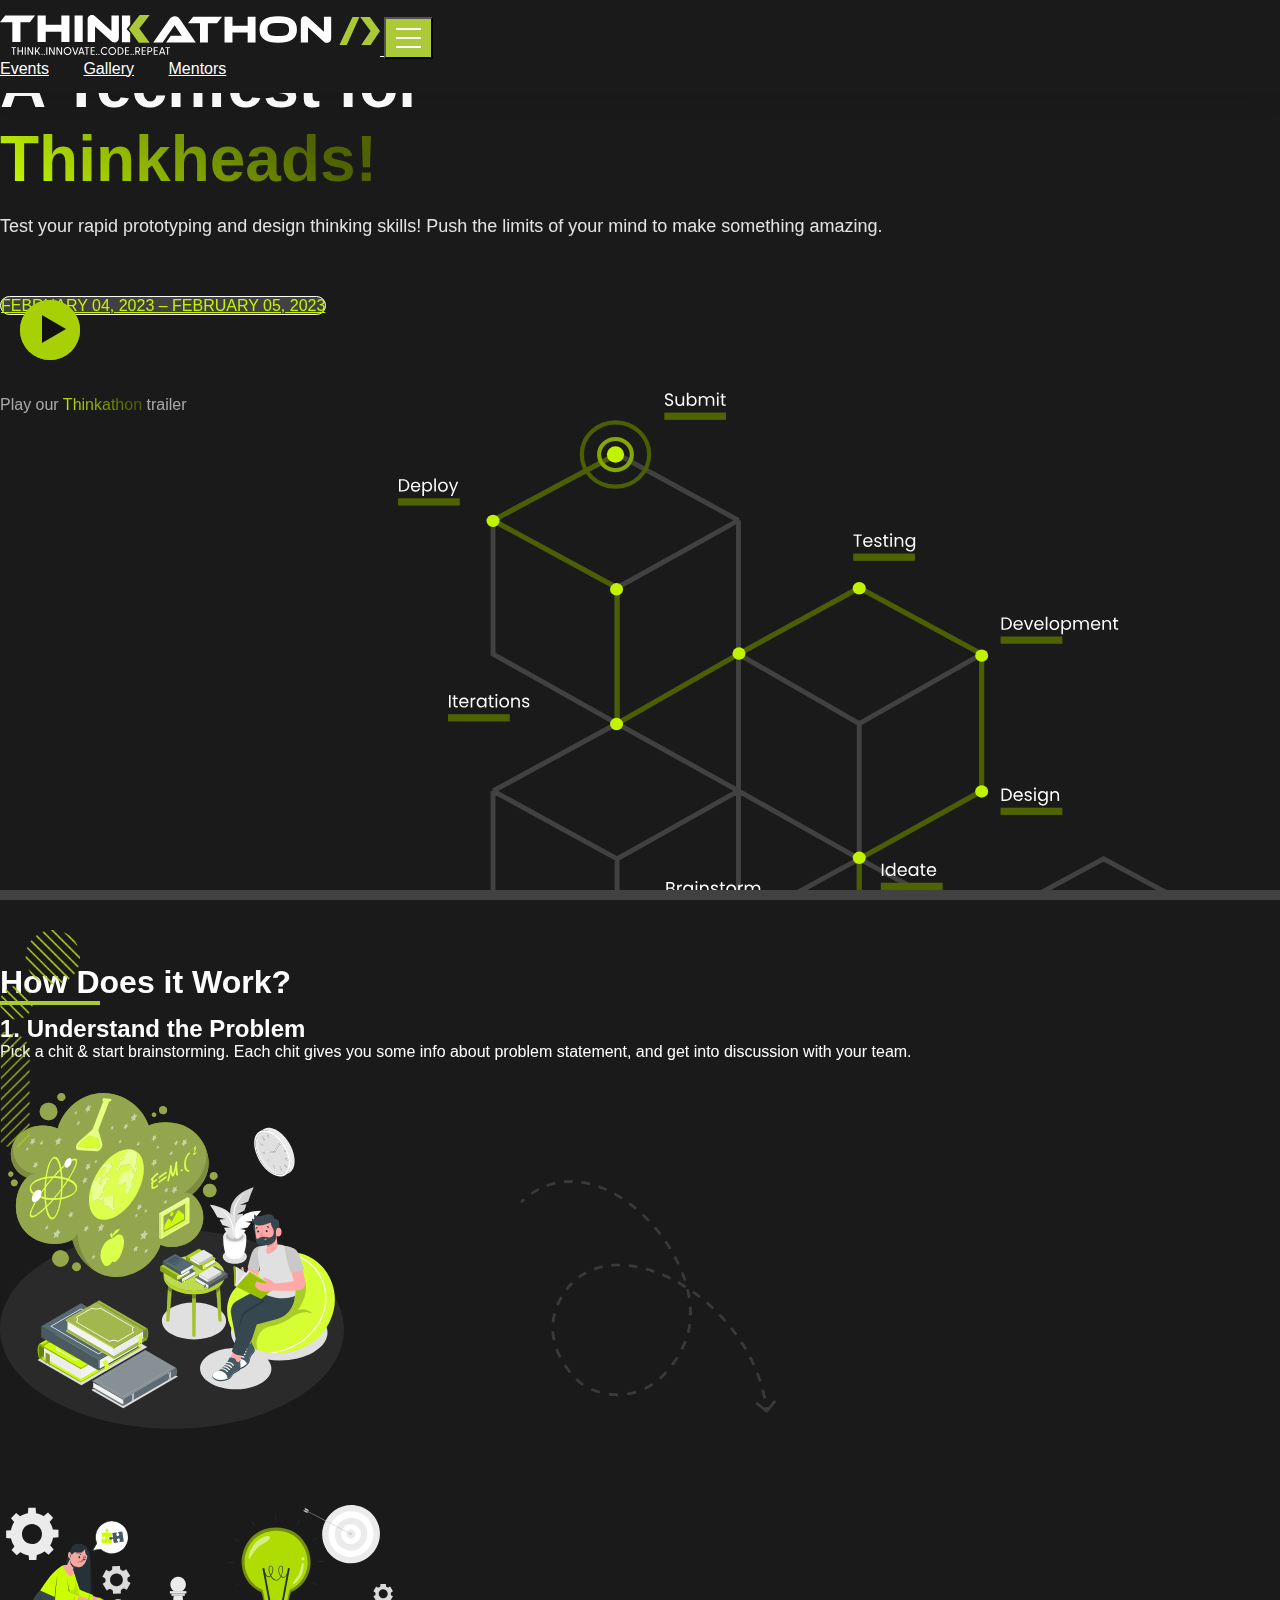
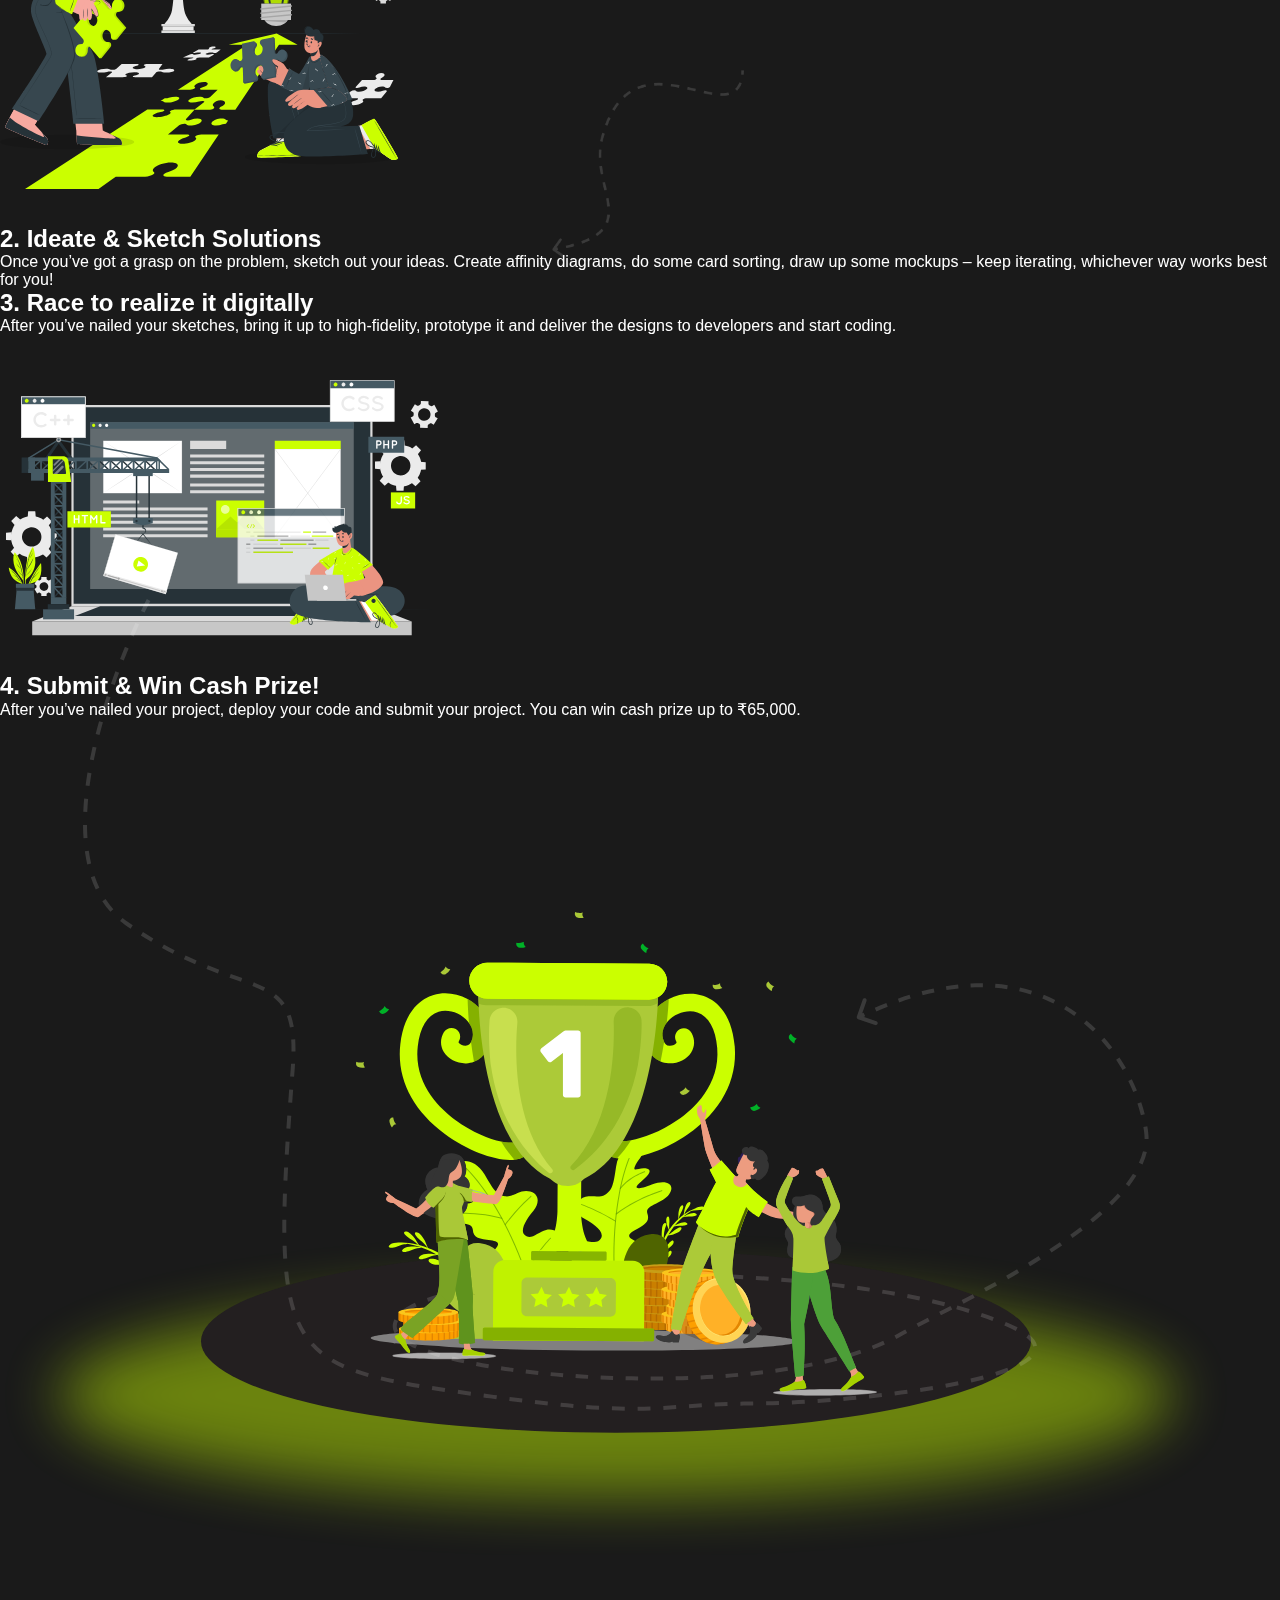
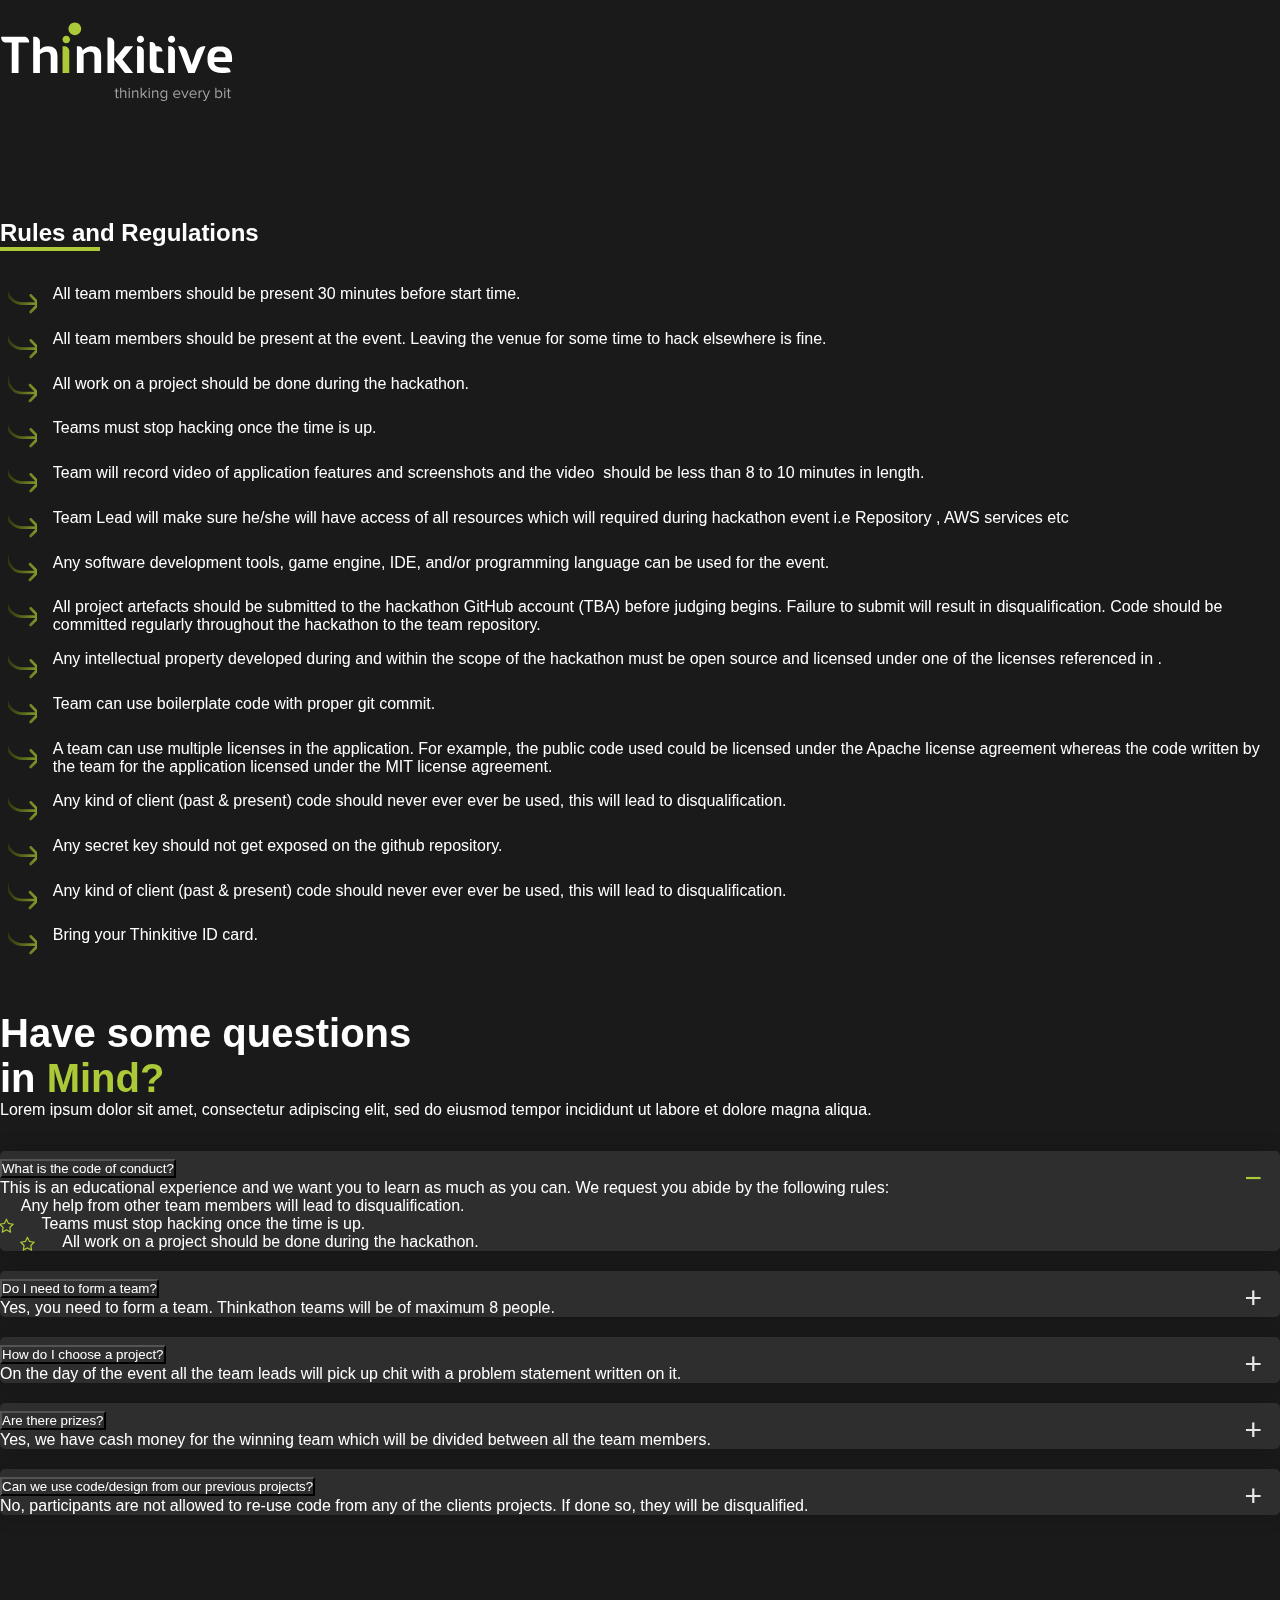
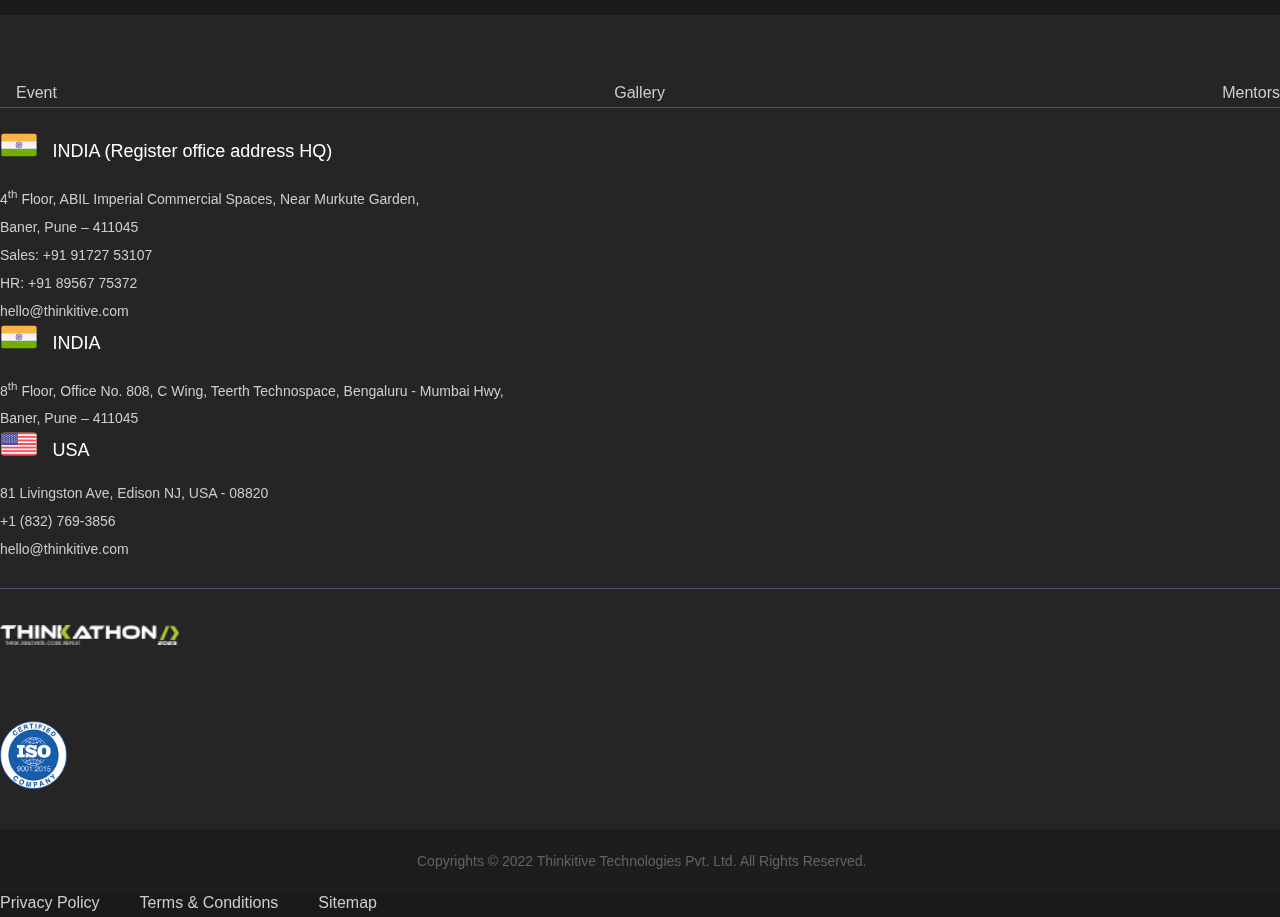
<file: index.html>
<!DOCTYPE html>
<html lang="en">
  <head>
    <meta charset="UTF-8" />
    <meta http-equiv="X-UA-Compatible" content="IE=edge" />
    <meta name="viewport" content="width=device-width, initial-scale=1.0" />
    <link rel="icon" type="image/x-icon" href="/assets/img/favicon.ico" />

    <title>Thinkathon - Software Development Company | Thinkitive</title>
    <link
      href="https://cdn.jsdelivr.net/npm/bootstrap@5.0.2/dist/css/bootstrap.min.css"
      rel="stylesheet"
      integrity="sha384-EVSTQN3/azprG1Anm3QDgpJLIm9Nao0Yz1ztcQTwFspd3yD65VohhpuuCOmLASjC"
      crossorigin="anonymous"
    />
    <link
      rel="stylesheet"
      href="https://netdna.bootstrapcdn.com/font-awesome/4.0.3/css/font-awesome.css"
    />
    <link rel="stylesheet" href="./css/style.css" />
    <link rel="stylesheet" href="./css/videoplaybtn.css" />
  </head>
  <body>
    <main>
      <header id="main-header" class="menu-sticky">
        <div class="container">
          <div class="row">
            <div class="col-sm-12">
              <nav class="navbar navbar-expand-lg navbar-light">
                <a class="navbar-brand" href="index.html">
                  <img
                    class="img-fluid"
                    src="./assets/img/thankathon.svg"
                    alt="img"
                  />
                </a>
                <button
                  class="navbar-toggler"
                  type="button"
                  data-toggle="collapse"
                  data-target="#navbarSupportedContent"
                  aria-controls="navbarSupportedContent"
                  aria-expanded="false"
                  aria-label="Toggle navigation"
                >
                  <div class="menu-btn" id="menu-btn">
                    <span class="line"></span>
                    <span class="line"></span>
                    <span class="line"></span>
                  </div>
                  <span class="ion-navicon"></span>
                </button>
                <div
                  class="collapse navbar-collapse"
                  id="navbarSupportedContent"
                >
                  <ul class="navbar-nav mr-auto w-100 justify-content-end">
                    <li class="nav-item">
                      <a class="nav-link" href="#">Events</a>
                    </li>
                    <li class="nav-item">
                      <a class="nav-link" href="gallery.html ">Gallery </a>
                    </li>

                    <li class="nav-item">
                      <a class="nav-link" href="mentors.html">Mentors</a>
                    </li>
                  </ul>
                </div>
              </nav>
            </div>
          </div>
        </div>
      </header>

      <section class="homeBanner position-relative overflow-hidden">
        <div class="img-wrapper position-absolute h-100">
          <!-- particles.js container -->
          <div id="particles-js">
            <canvas
              class="particles-js-canvas-el"
              width="1841"
              height="571"
              style="width: 100%; height: 100%"
            ></canvas>
          </div>
        </div>
        <div class="container d-table h-100">
          <div
            class="homeBanner__cnt h-100 d-table-cell align-middle position-relative"
          >
            <div class="row">
              <div class="col-lg-6">
                <div class="text-left">
                  <h6 class="thinkathon-year">
                    Thinkathon <span class="years">2023</span>
                  </h6>
                  <h1>
                    A Techfest for <span class="greenText">Thinkheads!</span>
                  </h1>
                  <p class="text-white">
                    Test your rapid prototyping and design thinking skills! Push
                    the limits of your mind to make something amazing.
                    <br class="d-none d-md-block" />
                  </p>
                  <a href="#" class="btn btn-orange btn-lg ripple-effect"
                    >February 04, 2023 – February 05, 2023</a
                  >
                  <div class="banner_btn d-lg-flex mt-5 ali position-relative">
                    <a id="play-video" class="video-play-button" href="#">
                      <span></span>
                    </a>
                    <a href="#" class="thinkathon-trailer"
                      >Play our <span>Thinkathon</span> trailer</a
                    >

                    <div id="video-overlay" class="video-overlay">
                      <a class="video-overlay-close">&times;</a>
                    </div>
                  </div>
                </div>
              </div>
              <!-- <div class="col-lg-6">
                <img src="./assets/img/thinkthon-bg.svg" alt="" />
              </div> -->
            </div>
          </div>
        </div>
      </section>

      <section class="how-does-it-work commonSection position-relative">
        <div class="clients-corner_circle"></div>
        <div class="container">
          <div class="row">
            <div class="col-lg-12">
              <div id="expertise" class="commonSection_header">
                <h2 class="commonSection_title">How Does it Work?</h2>
                <span class="blue-border-line">&nbsp;</span>
              </div>
            </div>
            <div class="executionSec_inner"></div>
            <div class="executionSec_inner2"></div>

            <!-- <div class="row align-items-center iq-mb-20 expertise-wrapper">
              <div class="col-lg-6">
                <div class="contextSection">
                  <h2>1. Understand the Problem</h2>
                  <p>
                    Pick a chit & start brainstorming. Each chit gives you some
                    info about problem statement, and get into discussion with
                    your team.
                  </p>
                </div>
              </div>
              <div class="col-lg-6 text-center">
                <div class="m-atuo iot-sol-sec image">
                  <img src="./assets/img/amico.svg" alt="" />
                </div>
              </div>

              <div class="col-lg-6 text-center">
                <div class="m-atuo iot-sol-sec image">
                  <img src="./assets/img/cuate.svg" alt="" />
                </div>
              </div>
              <div class="col-lg-6">
                <div class="contextSection">
                  <h2>2. Ideate & Sketch Solutions</h2>
                  <p>
                    Once you’ve got a grasp on the problem, sketch out your
                    ideas. Create affinity diagrams, do some card sorting, draw
                    up some mockups – keep iterating, whichever way works best
                    for you!
                  </p>
                </div>
              </div>

              <div class="col-lg-6">
                <div class="contextSection">
                  <h2>3. Race to realize it digitally</h2>
                  <p>
                    After you’ve nailed your sketches, bring it up to
                    high-fidelity, prototype it and deliver the designs to
                    developers and start coding.
                  </p>
                </div>
              </div>
              <div class="col-lg-6 text-center">
                <div class="m-atuo iot-sol-sec image">
                  <img src="./assets/img/cuate44.svg" alt="" />
                </div>
              </div>
              <div class="col-lg-12">
                <div class="contextSection text-center">
                  <h2>4. Submit & Win Cash Prize!</h2>
                  <p>
                    After you’ve nailed your project, deploy your code and
                    submit your project. You can win cash prize up to ₹65,000.
                  </p>
                </div>
                <div class="winnerImg">
                  <img src="./assets/img/winner.svg" alt="" />
                </div>
              </div>
            </div> -->
          </div>
        </div>

        <div class="container">
          <div class="row align-items-center iq-mb-20 expertise-wrapper">
            <div
              class="col-12 col-sm-12 col-lg-6 order-md-1 order-sm-1 order-1"
            >
              <div class="contextSection">
                <h2>1. Understand the Problem</h2>
                <p>
                  Pick a chit & start brainstorming. Each chit gives you some
                  info about problem statement, and get into discussion with
                  your team.
                </p>
              </div>
            </div>

            <div
              class="col-12 col-sm-12 col-lg-6 col-md-12 order-md-2 order-sm-2 order-2"
            >
              <div class="m-atuo iot-sol-sec image">
                <img src="./assets/img/amico.svg" alt="" />
              </div>
            </div>

            <div
              class="col-12 col-sm-12 col-lg-6 col-md-12 order-md-4 order-lg-3 order-sm-3 order-3"
            >
              <div class="m-atuo iot-sol-sec image">
                <img src="./assets/img/cuate.svg" alt="" />
              </div>
            </div>

            <div
              class="col-12 col-sm-12 col-lg-6 col-md-12 order-md-3 order-sm-2 order-2"
            >
              <div class="contextSection">
                <h2>2. Ideate & Sketch Solutions</h2>
                <p>
                  Once you’ve got a grasp on the problem, sketch out your ideas.
                  Create affinity diagrams, do some card sorting, draw up some
                  mockups – keep iterating, whichever way works best for you!
                </p>
              </div>
            </div>

            <div
              class="col-12 col-sm-12 col-md-12 col-lg-6 order-md-5 order-sm-5 order-5"
            >
              <div class="contextSection">
                <h2>3. Race to realize it digitally</h2>
                <p>
                  After you’ve nailed your sketches, bring it up to
                  high-fidelity, prototype it and deliver the designs to
                  developers and start coding.
                </p>
              </div>
            </div>
            <div
              class="col-lg-6 col-12 col-sm-12 col-md-12 col-lg-6 order-md-5 order-sm-5 order-5 text-center"
            >
              <div class="m-atuo iot-sol-sec image">
                <img src="./assets/img/cuate44.svg" alt="" />
              </div>
            </div>
            <div class="col-lg-12 order-last">
              <div class="contextSection text-center">
                <h2>4. Submit & Win Cash Prize!</h2>
                <p>
                  After you’ve nailed your project, deploy your code and
                  submit your project. You can win cash prize up to ₹65,000.
                </p>
              </div>
              <div class="winnerImg">
                <img src="./assets/img/winner.svg" alt="" />
              </div>
            </div>
          </div>
        </div>
      </section>

      <section class="thinkitiveLogoSection">
        <div class="thinitivelogo text-center">
          <img src="./assets/img/thinkitive_writeLogo.svg" alt="" />
        </div>
        <!-- <div class="subHeading text-center">
          <h2>Winner takes it all loser has to fall</h2>
        </div> -->
      </section>

      <section class="rules-regulations commonSection">
        <div class="container">
          <div class="row">
            <div class="col-lg-12">
              <div id="expertise" class="commonSection_header">
                <h2 class="commonSection_title">Rules and Regulations</h2>
                <span class="blue-border-line">&nbsp;</span>
              </div>
              <div class="uvp-list">
                <ul>
                  <li>
                    All team members should be present 30 minutes before start
                    time.
                  </li>
                  <li>
                    All team members should be present at the event. Leaving the
                    venue for some time to hack elsewhere is fine.
                  </li>
                  <li>
                    All work on a project should be done during the hackathon.
                  </li>
                  <li>Teams must stop hacking once the time is up. </li>
                  <li>
                    Team will record video of application features and
                    screenshots and the video  should be less than 8 to 10
                    minutes in length.
                  </li>
                  <li>
                    Team Lead will make sure he/she will have access of all
                    resources which will required during hackathon event i.e
                    Repository , AWS services etc
                  </li>
                  <li>
                    Any software development tools, game engine, IDE, and/or
                    programming language can be used for the event.
                  </li>
                  <li class="">
                    All project artefacts should be submitted to the hackathon
                    GitHub account (TBA) before judging begins. Failure to
                    submit will result in disqualification. Code should be
                    committed regularly throughout the hackathon to the team
                    repository.
                  </li>
                  <li>
                    Any intellectual property developed during and within the
                    scope of the hackathon must be open source and licensed
                    under one of the licenses referenced in
                    <a href="https://opensource.org/licenses"></a>.
                  </li>
                  <li>Team can use boilerplate code with proper git commit.</li>
                  <li>
                    A team can use multiple licenses in the application. For
                    example, the public code used could be licensed under the
                    Apache license agreement whereas the code written by the
                    team for the application licensed under the MIT license
                    agreement.
                  </li>
                  <li>
                    Any kind of client (past & present) code should never ever
                    ever be used, this will lead to disqualification.
                  </li>
                  <li>
                    Any secret key should not get exposed on the github
                    repository.
                  </li>
                  <li>
                    Any kind of client (past & present) code should never ever
                    ever be used, this will lead to disqualification.
                  </li>
                  <li>Bring your Thinkitive ID card.</li>
                </ul>
              </div>
            </div>
          </div>
        </div>
      </section>

      <section class="questions-mind">
        <div class="container">
          <div class="row">
            <div class="col-lg-6">
              <div class="div-block-106">
                <h1>
                  Have some questions in <span class="text-span-31">Mind?</span>
                </h1>
                <p>
                  Lorem ipsum dolor sit amet, consectetur adipiscing elit, sed
                  do eiusmod tempor incididunt ut labore et dolore magna aliqua.
                </p>
              </div>
            </div>
          </div>
        </div>
      </section>

      <section class="commonSection faq-section stacks-gutter">
        <div class="container demo">
          <div class="faqSection">
            <div class="container">
              <div class="row">
                <div class="col-lg-12">
                  <div class="accordion" id="accordionExample">
                    <div class="accordion_head accordion-item">
                      <h2 class="accordion-header" id="headingOne">
                        <button
                          class="accordion-button"
                          type="button"
                          data-bs-toggle="collapse"
                          data-bs-target="#collapseOne"
                          aria-expanded="true"
                          aria-controls="collapseOne"
                        >
                          What is the code of conduct?
                        </button>
                      </h2>
                      <div
                        id="collapseOne"
                        class="accordion-collapse collapse show"
                        aria-labelledby="headingOne"
                        data-bs-parent="#accordionExample"
                        style=""
                      >
                        <div class="accordion-body">
                          <p>
                            This is an educational experience and we want you to
                            learn as much as you can. We request you abide by
                            the following rules:
                          </p>
                          <div class="faq-list">
                            <ul>
                              <li>
                                Any help from other team members will lead to
                                disqualification.
                              </li>
                              <li>
                                Teams must stop hacking once the time is up.
                              </li>
                              <li>
                                All work on a project should be done during the
                                hackathon.
                              </li>
                            </ul>
                          </div>
                        </div>
                      </div>
                    </div>
                    <div class="accordion_head accordion-item">
                      <h2 class="accordion-header" id="headingTwo">
                        <button
                          class="accordion-button collapsed"
                          type="button"
                          data-bs-toggle="collapse"
                          data-bs-target="#collapseTwo"
                          aria-expanded="false"
                          aria-controls="collapseTwo"
                        >
                          Do I need to form a team?
                        </button>
                      </h2>
                      <div
                        id="collapseTwo"
                        class="accordion-collapse collapse"
                        aria-labelledby="headingTwo"
                        data-bs-parent="#accordionExample"
                      >
                        <div class="accordion-body">
                          Yes, you need to form a team. Thinkathon teams will be
                          of maximum 8 people.
                        </div>
                      </div>
                    </div>
                    <div class="accordion_head accordion-item">
                      <h2 class="accordion-header" id="headingThree">
                        <button
                          class="accordion-button collapsed"
                          type="button"
                          data-bs-toggle="collapse"
                          data-bs-target="#collapseThree"
                          aria-expanded="false"
                          aria-controls="collapseThree"
                        >
                          How do I choose a project?
                        </button>
                      </h2>
                      <div
                        id="collapseThree"
                        class="accordion-collapse collapse"
                        aria-labelledby="headingThree"
                        data-bs-parent="#accordionExample"
                      >
                        <div class="accordion-body">
                          On the day of the event all the team leads will pick
                          up chit with a problem statement written on it.
                        </div>
                      </div>
                    </div>
                    <div class="accordion_head accordion-item">
                      <h2 class="accordion-header" id="headingFour">
                        <button
                          class="accordion-button collapsed"
                          type="button"
                          data-bs-toggle="collapse"
                          data-bs-target="#collapseFour"
                          aria-expanded="false"
                          aria-controls="collapseFour"
                        >
                          Are there prizes?
                        </button>
                      </h2>
                      <div
                        id="collapseFour"
                        class="accordion-collapse collapse"
                        aria-labelledby="headingFour"
                        data-bs-parent="#accordionExample"
                      >
                        <div class="accordion-body">
                          Yes, we have cash money for the winning team which
                          will be divided between all the team members.
                        </div>
                      </div>
                    </div>
                    <div class="accordion_head accordion-item">
                      <h2 class="accordion-header" id="headingFive">
                        <button
                          class="accordion-button collapsed"
                          type="button"
                          data-bs-toggle="collapse"
                          data-bs-target="#collapseFive"
                          aria-expanded="false"
                          aria-controls="collapseFive"
                        >
                          Can we use code/design from our previous projects?
                        </button>
                      </h2>
                      <div
                        id="collapseFive"
                        class="accordion-collapse collapse"
                        aria-labelledby="headingFive"
                        data-bs-parent="#accordionExample"
                      >
                        <div class="accordion-body">
                          No, participants are not allowed to re-use code from
                          any of the clients projects. If done so, they will be
                          disqualified.
                        </div>
                      </div>
                    </div>
                  </div>
                </div>
              </div>
            </div>
          </div>
        </div>
        <div id="contact-now"></div>
      </section>

      <footer class="footerarea" id="footer" style="background-color: #252525">
        <div class="container">
          <div class="row">
            <ul class="footerNavbar">
              <li class="text-white">
                <a href="#"> Event</a>
              </li>
              <li class="text-white">
                <a href="">Gallery</a>
              </li>
              <li class="text-white">
                <a href="">Mentors</a>
              </li>
            </ul>
          </div>
          <div class="footer--section__location">
            <div class="row">
              <div class="col-md-4 col-sm-12 col-xs-12">
                <div class="count-flag">
                  <img
                    alt="IND"
                    width="38"
                    height="24"
                    src="./assets/img/india.svg"
                  />
                </div>
                <h4 class="footer-sub-heading los-angeles-back">
                  INDIA (Register office address HQ)
                  <span class="break-tag"><br /></span>
                </h4>
                <div class="footer-addre-content">
                  <p>
                    4<sup>th</sup> Floor, ABIL Imperial Commercial Spaces, Near
                    Murkute Garden, <br />Baner, Pune – 411045 <br />
                    Sales:
                    <span itemprop="telephone "
                      ><a
                        href="tel:+919172753107 "
                        title="Contact to Thinkitive Sales"
                      >
                        <i class="icon-phone3"></i> +91 91727 53107</a
                      ></span
                    >
                    <br />
                    HR:
                    <span itemprop="telephone "
                      ><a
                        href="tel:+918956775372 "
                        title="Contact to Thinkitive HR"
                      >
                        <i class="icon-phone3"></i> +91 89567 75372</a
                      ></span
                    >
                    <br /><a
                      href="mailto:hello@thinkitive.com "
                      class="nott"
                      title="Mail to Thinkitive"
                      ><i class="icon-envelope2"></i> hello@thinkitive.com
                    </a>
                  </p>
                </div>
              </div>
              <div class="col-md-4 col-sm-12 col-xs-12">
                <div class="count-flag">
                  <img
                    alt="IND"
                    width="38"
                    height="24"
                    src="./assets/img/india.svg"
                  />
                </div>
                <h4 class="footer-sub-heading new-yoar-back">INDIA</h4>
                <div class="footer-addre-content">
                  <p>
                    8<sup>th</sup> Floor, Office No. 808, C Wing, Teerth
                    Technospace, Bengaluru - Mumbai Hwy, <br />Baner, Pune –
                    411045 <br />
                  </p>
                </div>
              </div>
              <div class="col-md-4 col-sm-12 col-xs-12">
                <div class="count-flag">
                  <img
                    alt="USA"
                    width="38"
                    height="24"
                    src="./assets/img/usa-flag.svg"
                  />
                </div>
                <h4 class="footer-sub-heading new-yoar-back">USA</h4>
                <div class="footer-addre-content">
                  <p>
                    81 Livingston Ave, Edison NJ, USA - 08820<br /><span
                      itemprop="telephone"
                      ><a href="tel:+18327693856">
                        <i class="icon-phone3"></i> +1 (832) 769-3856</a
                      ></span
                    >
                    <br />
                    <a href="mailto:hello@thinkitive.com" class="nott"
                      ><i class="icon-envelope2"></i> hello@thinkitive.com
                    </a>
                  </p>
                </div>
              </div>
            </div>
          </div>
          <div class="footer--section__social">
            <div class="row">
              <div class="col-lg-4 col-md-6">
                <div class="row">
                  <div class="col-sm-6 col-xs-12">
                    <div class="footer-logo">
                      <a href="/" class="standard-logo">
                        <img
                          src="./assets/img/thinkathon-small-logo.png"
                          width="180"
                          height="auto"
                          alt="Thinkitive Logo"
                        />
                      </a>
                    </div>
                  </div>
                  <div class="col-sm-6 col-xs-12">
                    <div class="ios-logo">
                      <img
                        class="lazyloaded ls-is-cached"
                        src="./assets/img/ISO_thinkitive.png"
                        width="68"
                        height="68"
                        alt="iso logo"
                      />
                    </div>
                  </div>
                </div>
              </div>
              <div class="col-lg-5 col-md-6">
                <div class="otherlinks">
                  <ul>
                    <li>
                      <a href="/privacy-policy.html" title="Privacy Policy"
                        >Privacy Policy</a
                      >
                    </li>
                    <li>
                      <a
                        href="/terms-and-conditions.html"
                        title="Terms and Conditions"
                        >Terms &amp; Conditions</a
                      >
                    </li>
                    <li><a href="/sitemap.html" title="Sitemap">Sitemap</a></li>
                  </ul>
                </div>
              </div>
              <div class="col-lg-3 col-md-6">
                <div class="social-links">
                  <div class="clearfix right">
                    <a
                      href="https://facebook.com/thinkitivetech"
                      target="_blank"
                      class="si-borderless si-facebook si-small social-icon"
                      title="Go to Thinkitive Facebook Profile"
                    >
                      <i class="icon-facebook"></i>
                      <i class="icon-facebook"></i>
                    </a>
                    <a
                      href="#"
                      target="_blank"
                      class="si-borderless si-small si-twitter social-icon"
                      title="Go to Thinkitive Twitter Profile"
                    >
                      <i class="icon-twitter"></i> <i class="icon-twitter"></i>
                    </a>
                    <a
                      href="https://www.linkedin.com/company/thinkitive"
                      target="_blank"
                      class="si-borderless si-linkedin si-small social-icon"
                      title="Go to Thinkitive Linkdin Profile"
                    >
                      <i class="icon-linkedin"></i>
                      <i class="icon-linkedin"></i>
                    </a>
                    <a
                      href="https://www.instagram.com/thinkitivetech/"
                      target="_blank"
                      class="si-borderless si-instagram si-small social-icon"
                      title="Go to Thinkitive Instagram Profile"
                    >
                      <i class="icon-instagram"></i>
                      <i class="icon-instagram"></i>
                    </a>
                    <a
                      href="https://www.youtube.com/channel/UCn6HVTA5fxUc_nllLhE9f7Q"
                      target="_blank"
                      class="si-borderless si-small si-youtube social-icon"
                      title="Go to Thinkitive Youtube Profile"
                    >
                      <i class="icon-youtube"></i> <i class="icon-youtube"></i>
                    </a>
                  </div>
                </div>
              </div>
            </div>
          </div>
        </div>
        <div id="copyrightsText" style="background-color: rgba(0, 0, 0, 0.2)">
          <div class="container">
            <div class="row">
              <div class="col-lg-12">
                <div class="copyrights-text text-center">
                  Copyrights © 2022 Thinkitive Technologies Pvt. Ltd. All Rights
                  Reserved.
                </div>
              </div>
            </div>
          </div>
        </div>
      </footer>
    </main>

    <script
      src="https://code.jquery.com/jquery-3.6.0.min.js"
      integrity="sha256-/xUj+3OJU5yExlq6GSYGSHk7tPXikynS7ogEvDej/m4="
      crossorigin
    ></script>
    <script src="https://cdn.jsdelivr.net/npm/bootstrap@5.2.0-beta1/dist/js/bootstrap.bundle.min.js"></script>

    <script src="./js/main.js"></script>
    <script src="./js/videoplaybtn.js"></script>

    <script>
      e(window).on("load", function (a) {
        function t() {
          var a = e("#main-header").height();
          e(".iq-height").css("height", a + "px");
        }
        e("ul.page-numbers").addClass("justify-content-center"),
          e("#load").fadeOut(),
          e("#loading").delay(0).fadeOut("slow"),
          $(".navbar-nav li a").on("click", function (e) {
            var a = $(this);
            $("html, body")
              .stop()
              .animate(
                {
                  scrollTop: $(a.attr("href")).offset().top - 0,
                },
                1500
              ),
              e.preventDefault();
          }),
          e(function () {
            var a = e("#main-header");
            t(),
              e(window).resize(t),
              e(window).on("scroll", function () {
                e(window).scrollTop() >= 80
                  ? a.addClass("menu-sticky animated slideInDown")
                  : a.removeClass("menu-sticky animated slideInDown");
              });
          }),
          $(document).ready(function () {
            $(".navbar-nav li a").on("click", function () {
              $(".navbar-nav li a.active").removeClass("active"),
                $(this).addClass("active");
            });
          }),
          $(".nav-item.dropdown").mouseenter(function () {
            $(this).addClass("menu-show");
          }),
          $(".nav-item.dropdown").mouseleave(function () {
            $(this).removeClass("menu-show");
          }),
          e(document).ready(function () {
            e(".menu-btn").click(function () {
              e(this).toggleClass("is-active");
            });
          }),
          e(".feature-box-effect").mouseenter(function () {
            e(".selected")
              .removeClass("selected")
              .addClass("feature-box-effect"),
              e(this).removeClass("feature-box-effect").addClass("selected");
          }),
          e(".isotope").isotope({
            itemSelector: ".iq-grid-item",
          }),
          e(".isotope-filters").on("click", "button", function () {
            var a = e(this).attr("data-filter");
            e(".isotope").isotope({
              resizable: !0,
              filter: a,
            }),
              e(".isotope-filters button").removeClass("show active"),
              e(this).addClass("show active");
          });
      });
    </script>
  </body>
</html>
</file>
<file: css/style.css>
:root {
  --primary: #01996a;
  --primary-dark: #064531;
  --business: #3a82ee;
  --light: #eee;
  --gray: #888;
  --dark: #313154;
  --danger: #e94738;
  --white: #fff;
  --thame-color: #1a1a1a;
  --seconday: #acca38;
  --gradiant: linear-gradient(90deg, #50e590, #0796c6, #f8f8f8);

  --shadow: 0 1px 3px rgba(0, 0, 0, 0.1);
}

.bearish {
  color: var(--danger);
}
.bullish {
  color: var(--primary);
}

* {
  margin: 0;
  box-sizing: border-box;
  padding: 0;
  font-family: "montserrat", sans-serif;
}

body {
  background-color: var(--thame-color);
}
main header nav {
  background-color: var(--thame-color);
  color: var(--white);
}
main .navbar-light .navbar-brand {
  color: var(--white);
}
main .navbar-light .navbar-nav .nav-link.active,
.navbar-light .navbar-nav .show > .nav-link {
  color: var(--white);
}

ul {
  list-style: none; /* remove the default */
}
/* homeBanner css */

.homeBanner__cnt h1 {
  font-size: 4rem;
  max-width: 680px;
  font-weight: 800;
  /* font-size: calc(24px + (5rem - 24) * ((100vw - 767px) / (1920 - 767))); */
  margin: 35px 0;
  color: var(--white);
  /* font-family: "Montserrat-Bold"; */
}

.thinkathon-year {
  font-size: 1.5rem;
  font-weight: 800;
  color: rgba(255, 255, 255, 0.528);
}

.thinkathon-year span {
  color: var(--white);
}
.homeBanner__cnt .greenText {
  font-weight: 800;
  background: -webkit-linear-gradient(45deg, #cbff00, #4f6400 80%);
  -webkit-background-clip: text;
  -webkit-text-fill-color: transparent;
  margin: 0;
}
/* how-does-it-work  section*/
.how-does-it-work {
  color: var(--white) !important;
  padding-top: 4rem;
  padding-bottom: 0rem;
}
.how-does-it-work .commonSection_title {
  font-size: 2rem;
  /* text-transform: uppercase; */
}

.judgesSection {
  padding: 0 0 3rem;
}
.commonSection .blue-border-line {
  height: 4px;
  width: 100px;
  background: linear-gradient(90deg, #acca38, #acca38, #acca38);
  display: block;
  margin: 0 0 10px;
}

.commonSection {
  color: var(--white);
}

.uvp-list ul {
  display: grid;
  padding: 1rem 2rem;
}

.uvp-list ul {
  list-style: none;
}

.uvp-list ul > li {
  clear: left;
  padding: 0.5rem 0;
  display: -webkit-inline-box;
}

.uvp-list ul > li:before {
  content: "";
  height: 1.5rem;
  width: 1.5rem;
  display: block;
  float: left;
  margin-left: -1.5rem;
  background-position: center;
  background-repeat: no-repeat;
  background-size: 100%;
}

.uvp-list ul > li:before {
  background: url("../assets/img/listArrow.svg");
  background-size: cover;
  background-position: center;
  padding: 0.15rem;
  margin-right: 1rem;
}

.faq-list ul > li:before {
  content: '\f006';
  font-family: 'FontAwesome';
  float: left;
  margin-left: -1.5em;
  color: #acca38;
  height: 1.5rem;
  width: 1.5rem;
  display: block;
  float: left;
  margin-left: -1.5rem;
  background-position: center;
  background-repeat: no-repeat;
  background-size: 100%;
}
.faq-list ul > li:before {
  content: '\f006';
  font-family: 'FontAwesome';
  float: left;
  margin-left: -1.5em;
  color: #acca38;
  /* background: url("../assets/img/listArrow.svg"); */
  /* background-size: cover; */
  background-position: center;
  padding: 0.15rem;
  margin-right: 1rem;
}

/* Header Section CSS stat */
header {
  position: fixed;
  background: var(--thame-color);
  display: inline-block;
  width: 100%;
  top: 0;
  left: 0;
  z-index: 999;
  padding: 10px 0;
  transition: all 0.5s ease-in-out;
  transition: all 0.5s ease-in-out;
  -moz-transition: all 0.5s ease-in-out;
  -ms-transition: all 0.5s ease-in-out;
  -o-transition: all 0.5s ease-in-out;
  -webkit-transition: all 0.5s ease-in-out;
}

header .container-fluid {
  padding: 0 100px;
}

header .navbar {
  padding: 0;
}

header .navbar .navbar-brand {
  padding: 0;
}

header .navbar .navbar-brand img {
  height: 40px;
  transition: all 0.5s ease-in-out;
  transition: all 0.5s ease-in-out;
  -moz-transition: all 0.5s ease-in-out;
  -ms-transition: all 0.5s ease-in-out;
  -o-transition: all 0.5s ease-in-out;
  -webkit-transition: all 0.5s ease-in-out;
}

header .navbar .navbar-nav {
  margin-top: 0;
  transition: all 0.5s ease-in-out;
  transition: all 0.5s ease-in-out;
  -moz-transition: all 0.5s ease-in-out;
  -ms-transition: all 0.5s ease-in-out;
  -o-transition: all 0.5s ease-in-out;
  -webkit-transition: all 0.5s ease-in-out;
}

header .navbar .navbar-nav > li {
  margin: 0 30px 0 0;
  position: relative;
}

header .navbar .navbar-nav > li:last-child {
  margin-right: 0;
}

header .navbar .navbar-nav .nav-item a {
  color: var(--white);
  padding: 10px 0;
  font-family: Now, sans-serif;
  font-size: 16px;
}

header .navbar .navbar-nav .nav-item a.active,
header .navbar .navbar-nav .nav-item a.active:focus,
header .navbar .navbar-nav .nav-item a.active:hover,
header .navbar .navbar-nav .nav-item a:focus,
header .navbar .navbar-nav .nav-item a:hover {
  color: var(--seconday);
  background: 0 0;
  box-shadow: none;
}

header .navbar .navbar-nav .nav-item a::before {
  background: var(--seconday);
  bottom: 0;
  content: "";
  height: 2px;
  left: 0;
  position: absolute;
  width: 0;
  transition: all 0.3s ease-out 0s;
}

header .navbar .navbar-nav .nav-item a.active::before,
header .navbar .navbar-nav .nav-item:hover > a::before,
header .navbar .navbar-nav .nav-item > a:hover::before {
  width: 100%;
}

header .button,
header .button-line {
  margin-top: 0;
  margin-left: 15px;
}

header.menu-sticky {
  position: fixed;
  padding: 15px 0;
  -webkit-box-shadow: 0 0 30px 0 rgba(0, 0, 0, 0.1);
  -moz-box-shadow: 0 0 30px 0 rgba(0, 0, 0, 0.1);
  box-shadow: 0 0 30px 0 rgba(0, 0, 0, 0.1);
  background: var(--thame-color);
}

header.menu-sticky .navbar .navbar-brand img {
  height: 40px;
}

header .navbar ul li {
  list-style: none;
  margin-right: 30px;
  position: relative;
  transition: all 0.3s ease-in-out;
  transition: all 0.3s ease-in-out;
  -moz-transition: all 0.3s ease-in-out;
  -ms-transition: all 0.3s ease-in-out;
  -o-transition: all 0.3s ease-in-out;
  -webkit-transition: all 0.3s ease-in-out;
  display: inline-block;
  vertical-align: middle;
}

header li .search-box input[type="search"] {
  height: 40px;
  font-size: 18px;
  display: inline-block;
  border: none;
  border-radius: 0;
  outline: 0;
  padding: 15px 40px 15px 15px;
  width: 0;
  position: absolute;
  top: -9px;
  right: 0;
  background: 0 0;
  transition: width 0.4s cubic-bezier(0, 0.795, 0, 1);
  cursor: pointer;
  z-index: 11;
  margin: -10px 0 0 0;
}

header li .search-box {
  position: relative;
}

header li .search-box input[type="search"]:focus {
  width: 250px;
  z-index: 1;
  cursor: text;
  background: #fff;
  z-index: 9;
  color: rgba(102, 102, 102, 0.6);
  font-size: 14px;
}

header li .search-box .search-submit:hover {
  background: 0 0;
}

header ul.shop_list {
  margin-bottom: 0;
}

header li .search-box .search-submit {
  z-index: 10;
  color: #1e1e1e;
  padding: 0;
  height: 40px;
  width: 40px;
  display: inline-block;
  float: right;
  position: absolute;
  top: -20px;
  right: 0;
  background: 0 0;
  cursor: pointer;
  transition: opacity 0.4s ease;
}

header .navbar ul li i {
  display: inline-block;
  font-weight: 700;
  font-size: 16px;
  color: #1e1e1e;
  vertical-align: middle;
}

header li .search-box .search-submit i,
header ul.shop_list li.cart-btn .cart_count a i {
  display: inline-block;
  color: #1e1e1e;
}

header .navbar ul li .sub-menu li i {
  display: block;
  position: absolute;
  right: 15px;
  top: 10px;
  line-height: 28px;
  font-size: 12px;
  z-index: 9;
  color: #1e1e1e;
  transition: all 0.3s ease-in-out;
  transition: all 0.3s ease-in-out;
  -moz-transition: all 0.3s ease-in-out;
  -ms-transition: all 0.3s ease-in-out;
  -o-transition: all 0.3s ease-in-out;
  -webkit-transition: all 0.3s ease-in-out;
}

header .navbar ul li .sub-menu li i:before {
  content: "\f105";
}

header .navbar ul li .sub-menu li:hover > a {
  background: #3fbcac;
  color: #fff;
}

header .navbar ul li .sub-menu li:hover > i {
  color: #fff;
}

header ul.shop_list li:last-child {
  margin-left: 30px;
  margin-right: 0;
}

header ul.shop_list li.cart-btn .cart_count a:hover {
  background: 0 0;
}

header .navbar ul li .sub-menu li:hover,
header .navbar ul li a:hover,
header .navbar ul li.current-menu-item a,
header .navbar ul li.current-menu-item i,
header .navbar ul li.current-menu-parent a,
header .navbar ul li.current-menu-parent i {
  color: #3fbcac;
}

header .navbar .sub-main .blue-btn.button {
  padding: 8px 20px;
}

header .navbar .sub-main ul.shop_list li .cart_count #mini-cart-count:before {
  content: "";
  width: 20px;
  height: 20px;
  position: absolute;
  border-radius: 90px;
  z-index: -1;
  right: 0;
  background: #3fbcac;
}

header .navbar .sub-main ul.shop_list li .cart_count #mini-cart-count {
  position: absolute;
  top: 0;
  right: -14px;
  width: 20px;
  height: 20px;
  line-height: 20px;
  color: #fff;
  font-size: 12px;
  text-align: center;
}

header ul.shop_list {
  margin-bottom: 0;
}

header .navbar .sub-main .blue-btn.button {
  padding: 8px 20px;
}

header .navbar .sub-main .blue-btn.button a {
  font-size: 14px;
  line-height: 2;
  padding: 0;
  color: #fff;
}

header .navbar-expand-lg .navbar-nav .dropdown-menu {
  padding: 0;
  min-width: 14rem;
  border: none;
  box-shadow: -2px 4px 20px 0 rgba(0, 0, 0, 0.09);
  margin: 0;
}

header .navbar .navbar-nav .nav-item a.dropdown-item {
  padding: 8px 15px;
  font-size: 14px;
}

header .dropdown > .dropdown-menu {
  transition: all 0.5s ease-in-out;
  transition: all 0.5s ease-in-out;
  -moz-transition: all 0.5s ease-in-out;
  -ms-transition: all 0.5s ease-in-out;
  -o-transition: all 0.5s ease-in-out;
  -webkit-transition: all 0.5s ease-in-out;
  display: none;
  -webkit-animation: fade-in-bottom 0.6s cubic-bezier(0.39, 0.575, 0.565, 1)
    both;
  animation: fade-in-bottom 0.6s cubic-bezier(0.39, 0.575, 0.565, 1) both;
}

header .dropdown.menu-show > .dropdown-menu {
  display: block;
  top: 100%;
}

header .dropdown-toggle::after {
  content: "\f3d0";
  display: inline-block;
  font-family: Ionicons;
  border: none;
  font-size: 12px;
  line-height: normal;
  font-weight: 700;
  vertical-align: baseline;
}

@-webkit-keyframes fade-in-bottom {
  0% {
    -webkit-transform: translateY(50px);
    transform: translateY(50px);
    opacity: 0;
  }

  100% {
    -webkit-transform: translateY(0);
    transform: translateY(0);
    opacity: 1;
  }
}

@keyframes fade-in-bottom {
  0% {
    -webkit-transform: translateY(50px);
    transform: translateY(50px);
    opacity: 0;
  }

  100% {
    -webkit-transform: translateY(0);
    transform: translateY(0);
    opacity: 1;
  }
}

header .navbar-toggler {
  padding: 2px 10px;
  background: #acca38;
}

header button:focus {
  outline: 0;
}

header .navbar-toggler .ion-navicon {
  display: none;
}

header .menu-btn .line {
  width: 25px;
  height: 2px;
  background-color: #fff;
  display: block;
  margin: 7px auto;
  -webkit-transition: all 0.3s ease-in-out;
  -o-transition: all 0.3s ease-in-out;
  transition: all 0.3s ease-in-out;
}

header .menu-btn {
  vertical-align: middle;
}

header .menu-btn:hover {
  cursor: pointer;
}

header .menu-btn:hover {
  cursor: pointer;
}

header .menu-btn:hover {
  cursor: pointer;
}

header #menu-btn.is-active {
  -webkit-transition: all 0.3s ease-in-out;
  -o-transition: all 0.3s ease-in-out;
  transition: all 0.3s ease-in-out;
  -webkit-transition-delay: 0.6s;
  -o-transition-delay: 0.6s;
  transition-delay: 0.6s;
  -webkit-transform: rotate(45deg);
  -ms-transform: rotate(45deg);
  -o-transform: rotate(45deg);
  transform: rotate(45deg);
}

header #menu-btn.is-active .line:nth-child(2) {
  width: 0;
}

header #menu-btn.is-active .line:nth-child(1),
header #menu-btn.is-active .line:nth-child(3) {
  -webkit-transition-delay: 0.3s;
  -o-transition-delay: 0.3s;
  transition-delay: 0.3s;
}

header #menu-btn.is-active .line:nth-child(1) {
  -webkit-transform: translateY(9px);
  -ms-transform: translateY(9px);
  -o-transform: translateY(9px);
  transform: translateY(9px);
}

header #menu-btn.is-active .line:nth-child(3) {
  -webkit-transform: translateY(-9px) rotate(90deg);
  -ms-transform: translateY(-9px) rotate(90deg);
  -o-transform: translateY(-9px) rotate(90deg);
  transform: translateY(-9px) rotate(90deg);
}

/* Header section CSS end */

/* home banner css start */
.homeBanner {
  height: 100vh;
  border-bottom: 10px solid #414141;
}

.homeBanner-mentors {
  height: 55vh;
}
.position-relative {
  position: relative !important;
}

.overflow-hidden {
  overflow: hidden !important;
}

/* .homeBanner .img-wrapper {
  top: 0px;
  width: 100%;
} */

.homeBanner__cnt p {
  font-size: 18px;
  color: #e2e2e2;
  margin-bottom: 60px;
}

.homeBanner_logo {
  position: absolute;
  left: 0;
  right: 0;
  bottom: 30px;
  text-align: center;
}

/* .homeBanner__cnt * {
  color: #fff;
} */

.client-image {
  transition: all ease 0.4s;
  height: 100px;
  filter: brightness(0) invert(1);
}

.btn-orange {
  color: #c2f402;
  text-transform: uppercase;
  transition: 0.5s;
  border-radius: 26px;
  border: 1px solid #fff;
  background: #414141;
  font-size: 16px;
}

.btn-orange:hover {
  transition: 0.5s;
  background: 0 0;
  color: #fff;
  border: 1px solid #fff;
  border-radius: 26px;
  cursor: pointer;
}

@media (max-width: 767.98px) {
  .homeBanner_logo {
    margin-top: 25px;
  }

  .homeBanner__cnt h1 {
    /* line-height: 30px; */
    padding: 0;
    margin: 20px 0;
    font-size: 28px;
    line-height: 42px;
  }

  .homeBanner {
    padding-top: 75px;
  }
}

@media (max-width: 1199.98px) {
  .homeBanner_logo {
    position: static;
    margin-top: 50px;
  }

  .homeBanner {
    height: auto;
    padding: 106px 0 20px;
  }
}

@media (max-width: 1699px) {
  .homeBanner__cnt h1 {
    margin: 20px 0;
  }
}
/* home banne css end */

/* // FAQ Section  */

.faq-section {
  padding: 2rem 0 5rem;
}
.accordion_container {
  width: 100%;
  margin-top: 20px;
}

.accordion_head {
  background-color: #2e2e2e;
  color: var(--white);
  cursor: pointer;
  font-size: 1rem;
  margin: 0 0 20px 0;
  padding: 15px 1 5px;
  /* font-weight: 600; */
  display: block;
  position: relative;
  box-shadow: rgba(3, 3, 3, 0.2) 0px 0px 20px 0px;
  border-radius: 5px !important;
}

.accordion_body {
  background: #ffffff;
  padding: 0 20px;
  display: none;
}

.accordion_body p {
  padding: 20px 0 0 0;
  margin: 0px;
  color: #716c80;
  font-size: 18px;
  font-weight: normal;
}

.accordion-button:not(.collapsed) {
  background-color: #2e2e2e;
  color: var(--white);
  box-shadow: none !important;
}
.accordion-button {
  background-color: #2e2e2e !important;
  color: var(--white);
}

.accordion-button::after {
  content: "\002B";
  color: #e6e6e6;
  font-weight: 400;
  float: right;
  margin-left: 5px;
  font-size: 30px;
  position: absolute;
  right: 18px;
  background-image: none !important;
}
.accordion-button:not(.collapsed)::after {
  content: "\2212";
  color: #acca38;
  font-weight: 400;
  float: right;
  margin-left: 5px;
  font-size: 30px;
  position: absolute;
  right: 18px;
}

/* FOOTER CSS */

.footerarea {
  padding-top: 4rem;
}
.footerarea .footer-sub-heading {
  font-size: 18px;
  line-height: 28px;
  font-weight: 500;
  color: #fff;
  margin: 0 0 15px 10px;
  display: inline-block;
}
.footer-addre-content p,
.footer-addre-content p a {
  font-size: 14px;
  font-weight: 400;
  color: #ccc !important;
  line-height: 28px;
  text-decoration: none;
}

.footer--section__location,
.footer--section__social {
  border-top: 1px solid #455264;
}

.footerarea .otherlinks {
  margin: 60px 0 0;
  float: left;
}

.footerarea .otherlinks ul {
  display: flex;
}

.footerarea ul {
  padding-left: 0;
}

.count-flag {
  display: inline-block;
}

.footerarea .otherlinks ul li a {
  padding: 0 40px 0 0;
}
#copyrightsText {
  padding: 20px 0;
  background-color: #ddd;
  font-size: 14px;
  line-height: 1.8;
}

.footerarea ul li a {
  font-size: 16px;
  line-height: 28px;
  font-weight: 400;
  color: #ccc;
  cursor: pointer;
  text-decoration: none;
}
.footerarea .otherlinks ul li:before {
  content: "|";
  color: #fff;
  position: absolute;
  right: 18px;
  top: 1px;
}

.footerarea .footer-logo img {
  width: 180px;
  margin: 36px 0;
}

.footerarea .social-links {
  margin: 60px 0 0;
  float: right;
}

.footer--section__location {
  padding: 25px 0;
}

.footerarea .ios-logo img {
  width: 67px;
  margin: 36px 0;
}

.footerarea .social-links {
  margin: 60px 0 0;
  float: right;
}

.social-icon.si-small {
  width: 32px;
  height: 32px;
  font-size: 14px;
  line-height: 30px !important;
}

.social-icon i {
  display: block;
  position: relative;
}

/* Big text section */
.div-block-106 {
  color: var(--white);
}
.div-block-106 h1 {
  font-size: 2.5rem;
  max-width: 450px;
  font-weight: 800;
}
.text-span-31 {
  color: #acca38;
}

/* play Button  */
.play {
  display: none;
  top: 40%;
  width: 40px;
  margin: 0 auto;
  left: 0;
  right: 0;
  z-index: 100;
}
.icon-play,
.play {
  position: absolute;
}
.icon-play {
  width: 50px;
  height: 50px;
  border-radius: 50%;
  background-color: #a7d105;
  z-index: 10;
  top: 50%;
  left: 50%;
  margin-top: -36px;
  margin-left: -36px;
  transition: 0.4s cubic-bezier(0, 0, 0.2, 1);
  z-index: 2;
}
.videos-collection__list-item:hover .icon-play {
  transform: scale(1.2);
}
.icon-play:after {
  display: block;
  border-left: 20px solid #000;
  border-top: 12px solid transparent;
  border-bottom: 12px solid transparent;
  position: absolute;
  content: "";
  width: 25px;
  height: 25px;
  z-index: 10;
  top: 50%;
  left: 50%;
  margin-top: -14px;
  margin-left: -6px;
}
.icon-play:before {
  display: none;
}
.video-name {
  z-index: 2;
  font-size: 15px;
  font-weight: 600;
  color: #fff;
  position: absolute;
  bottom: 0;
  padding: 20px 40px 10px 10px;
}

.clients-corner_circle {
  position: absolute;
  content: url("../assets/img/think_logo.png");
  top: 30px;
  left: 0;
  width: 80px;
  height: auto;
  /* border-radius: 50%; */
  /* background-image: url('../assets/img/think_logo.png'); */
  /* background-repeat: no-repeat; */
  /* background: rgba(241,90,73,.7); */
}

.img-wrapper {
  position: absolute;
  content: url("../assets/img/thinkthon-bg.svg");
  /* top: 30px; */
  /* left: 0; */
  bottom: -150px;
  right: 0;
  width: 80px;
  max-width: 100%;
  width: 960px;
  height: auto;
}
/* .galleryBgimg3 {
  position: absolute;
  content: url("../assets/img/gallary_bg.png");
 
  bottom: -150px;
  right: 0;
  width: 80px;
  max-width: 100%;
  width: 960px;
  height: auto;
} */

.galleryBgimg img {
  position: absolute;
  top: 270px;
  right: 0;
}

.img-wrapper2 {
  position: absolute;
  content: url("../assets/img/gallary_bg.png");
  /* top: 30px; */
  /* left: 0; */
  bottom: -150px;
  right: 0;
  width: 80px;
  max-width: 100%;
  width: 960px;
  height: auto;
}
.executionSec_inner::before {
  content: "";
  background-image: url(../assets/img/line-1.png);
  background-size: contain;
  background-repeat: no-repeat;
  background-position: top;
  top: 280px;
  right: -15px;
  position: absolute;
  width: 20%;
  height: 568px;
  left: 0;
  margin: 0 auto;
}

.executionSec_inner2::before {
  content: "";
  background-image: url(../assets/img/line-2.png);
  background-size: contain;
  background-repeat: no-repeat;
  background-position: top;
  top: 770px;
  /* bottom: 0; */
  right: -15px;
  position: absolute;
  width: 15%;
  height: 568px;
  left: 0;
  margin: 0 auto;
}

.iot-sol-sec img {
  padding: 2rem 0;
}
.winnerImg {
  height: 100vh;
}
.winnerImg img {
  position: relative;
  top: -10rem;
}
.thinkitiveLogoSection {
  padding: 0 0 7rem;
}

.questions-mind {
  padding: 2rem 0 0;
}

.footerNavbar {
  display: flex;
  justify-content: space-between;
}
.footerNavbar li {
  display: inline-block;
  padding-left: 1rem;
}
.copyrights-text {
  color: #636363;
}


@media (max-width: 991.98px) {
  .img-wrapper {
    display: none;
  }
  .winnerImg {
    height: auto;
    margin-top: 4rem;
  }
  .winnerImg img {
    max-width: 100%;
    /* width: 200px; */
  }
  .executionSec_inner::before,
  .executionSec_inner2::before {
    display: none;
  }
}
</file>
<file: css/videoplaybtn.css>
.video-play-button {
  /* position: absolute; */
  z-index: 10;
  top: 50%;
  left: 50%;
  transform: translateX(-50%) translateY(-50%);
  box-sizing: content-box;
  display: block;
  width: 24px;
  height: 30px;
  /* width: 32px;
    height: 44px; */
  /* background: #fa183d; */
  border-radius: 50%;
  padding: 18px 20px 18px 28px;
  margin-left: 50px;
  margin-top: 15px;
}

.video-play-button:before {
  content: "";
  position: absolute;
  z-index: 0;
  left: 50%;
  top: 50%;
  transform: translateX(-50%) translateY(-50%);
  display: block;
  width: 60px;
  height: 60px;

  background: #a7d105;
  border-radius: 50%;
  /* animation: pulse-border 1500ms ease-out infinite; */
}

.video-play-button:after {
  content: "";
  position: absolute;
  z-index: 1;
  left: 50%;
  top: 50%;
  transform: translateX(-50%) translateY(-50%);
  display: block;
  width: 60px;
  height: 60px;
  background: #a7d105;
  border-radius: 50%;
  transition: all 200ms;
}

.video-play-button:hover:after {
  background-color: darken(#fa183d, 10%);
}

.video-play-button img {
  position: relative;
  z-index: 3;
  max-width: 100%;
  width: auto;
  height: auto;
}

.video-play-button span {
  display: block;
  position: relative;
  z-index: 3;
  width: 0;
  height: 0;
  /* border-left: 32px solid #fff;
      border-top: 22px solid transparent;
      border-bottom: 22px solid transparent; */

  border-left: 24px solid #121111;
  border-top: 14px solid transparent;
  border-bottom: 14px solid transparent;
}

@keyframes pulse-border {
  0% {
    transform: translateX(-50%) translateY(-50%) translateZ(0) scale(1);
    opacity: 1;
  }
  100% {
    transform: translateX(-50%) translateY(-50%) translateZ(0) scale(1.5);
    opacity: 0;
  }
}

.video-overlay {
  position: fixed;
  z-index: -1;
  top: 0;
  bottom: 0;
  left: 0;
  right: 0;
  background: rgba(0, 0, 0, 0.8);
  opacity: 0;
  transition: all ease 500ms;
}

.video-overlay.open {
  position: fixed;
  z-index: 1000;
  opacity: 1;
}

.video-overlay-close {
  position: absolute;
  z-index: 1000;
  top: 15px;
  right: 20px;
  font-size: 36px;
  line-height: 1;
  font-weight: 400;
  color: #fff;
  text-decoration: none;
  cursor: pointer;
  transition: all 200ms;
}

.video-overlay-close:hover {
  color: #fa183d;
}

.video-overlay iframe {
  position: absolute;
  top: 50%;
  left: 50%;
  transform: translateX(-50%) translateY(-50%);
  /* width: 90%; */
  /* height: auto; */
  box-shadow: 0 0 15px rgba(0, 0, 0, 0.75);
}
.thinkathon-trailer {
  font-size: 1rem;
  color: #ffffff9d;
  text-decoration: none;
}
.thinkathon-trailer:hover {
  color: #ffffff9d;
}
.thinkathon-trailer span {
  background: -webkit-linear-gradient(45deg, #cbff00, #4f6400 80%);
  -webkit-background-clip: text;
  -webkit-text-fill-color: transparent;
}
</file>
